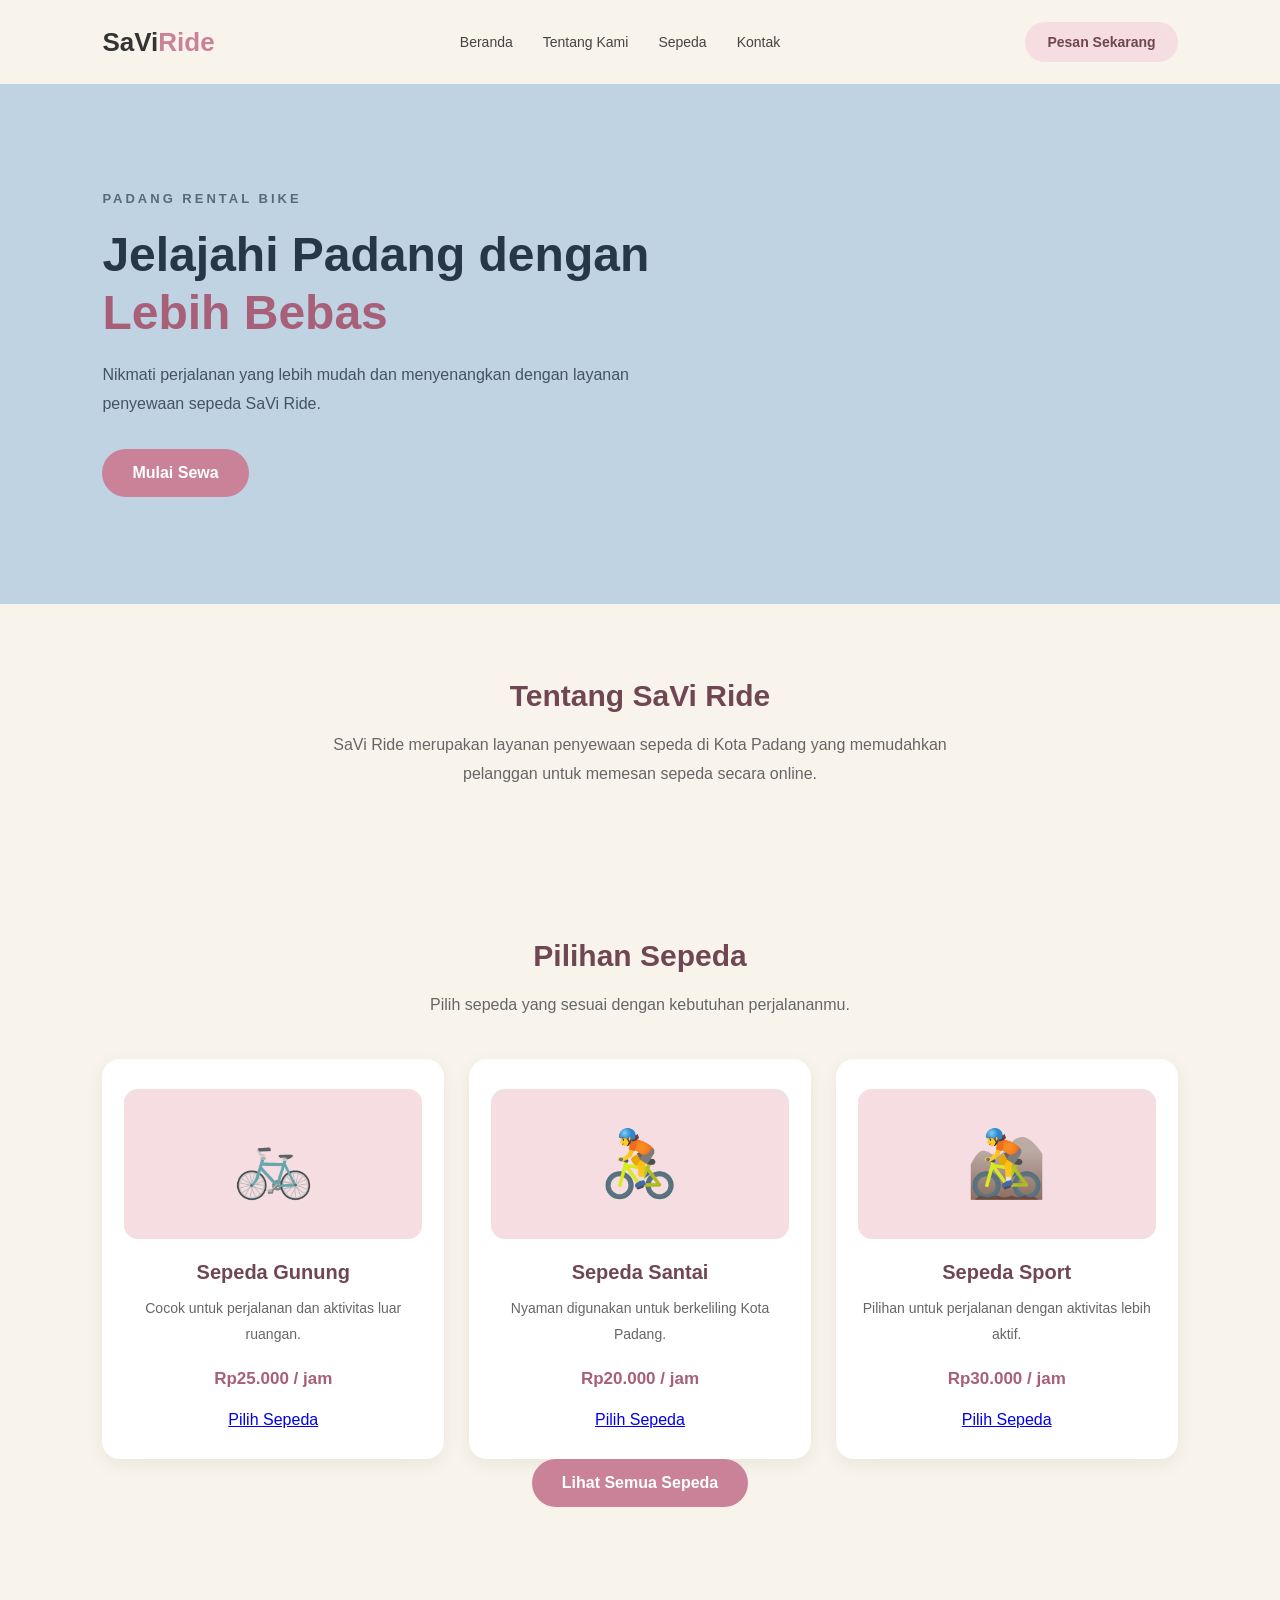
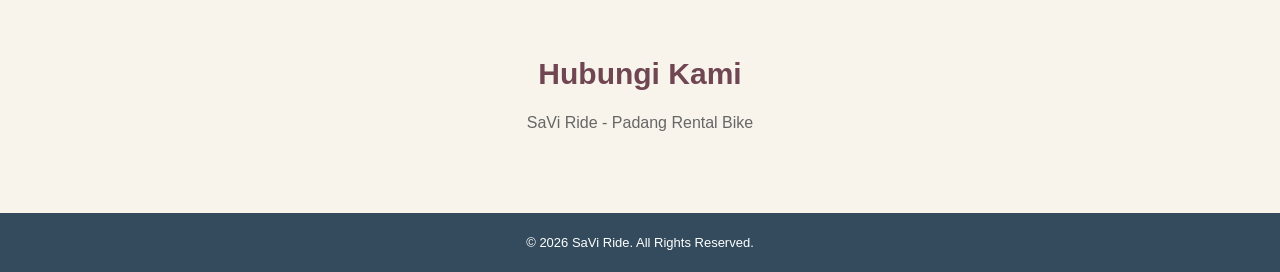
<file: index.html>
<!DOCTYPE html>
<html lang="id">
<head>
    <meta charset="UTF-8">
    <meta name="viewport" content="width=device-width, initial-scale=1.0">

    <title>SaVi Ride - Padang Rental Bike</title>

    <link rel="stylesheet" href="css/style.css">
</head>

<body>

    <!-- Navbar -->
    <header class="navbar">

        <div class="logo">
            SaVi<span>Ride</span>
        </div>

        <nav>
            <a href="#beranda">Beranda</a>
            <a href="#tentang">Tentang Kami</a>
            <a href="#sepeda">Sepeda</a>
            <a href="#kontak">Kontak</a>
        </nav>

        <a href="sepeda.html" class="btn-login">
            Pesan Sekarang
        </a>

    </header>


    <main>

        <!-- Beranda -->
        <section class="hero" id="beranda">

            <div class="hero-content">

                <p class="subtitle">
                    PADANG RENTAL BIKE
                </p>

                <h1>
                    Jelajahi Padang dengan
                    <span>Lebih Bebas</span>
                </h1>

                <p class="description">
                    Nikmati perjalanan yang lebih mudah dan menyenangkan
                    dengan layanan penyewaan sepeda SaVi Ride.
                </p>

                <a href="sepeda.html" class="btn-primary">
                    Mulai Sewa
                </a>

            </div>

        </section>


        <!-- Tentang Kami -->
        <section class="about" id="tentang">

            <h2>Tentang SaVi Ride</h2>

            <p>
                SaVi Ride merupakan layanan penyewaan sepeda di Kota Padang
                yang memudahkan pelanggan untuk memesan sepeda secara online.
            </p>

        </section>


        <!-- Pilihan Sepeda -->
        <section class="bikes" id="sepeda">

            <h2>Pilihan Sepeda</h2>

            <p>
                Pilih sepeda yang sesuai dengan kebutuhan perjalananmu.
            </p>

            <div class="bike-container">

                <!-- Sepeda Gunung -->
                <div class="bike-card">

                    <div class="bike-image">
                        🚲
                    </div>

                    <h3>Sepeda Gunung</h3>

                    <p>
                        Cocok untuk perjalanan dan aktivitas luar ruangan.
                    </p>

                    <h4>Rp25.000 / jam</h4>

                    <a href="sepeda.html" class="bike-link">
                        Pilih Sepeda
                    </a>

                </div>


                <!-- Sepeda Santai -->
                <div class="bike-card">

                    <div class="bike-image">
                        🚴
                    </div>

                    <h3>Sepeda Santai</h3>

                    <p>
                        Nyaman digunakan untuk berkeliling Kota Padang.
                    </p>

                    <h4>Rp20.000 / jam</h4>

                    <a href="sepeda.html" class="bike-link">
                        Pilih Sepeda
                    </a>

                </div>


                <!-- Sepeda Sport -->
                <div class="bike-card">

                    <div class="bike-image">
                        🚵
                    </div>

                    <h3>Sepeda Sport</h3>

                    <p>
                        Pilihan untuk perjalanan dengan aktivitas lebih aktif.
                    </p>

                    <h4>Rp30.000 / jam</h4>

                    <a href="sepeda.html" class="bike-link">
                        Pilih Sepeda
                    </a>

                </div>

            </div>

            <a href="sepeda.html" class="btn-primary">
                Lihat Semua Sepeda
            </a>

        </section>


        <!-- Kontak -->
        <section class="contact" id="kontak">

            <h2>Hubungi Kami</h2>

            <p>
                SaVi Ride - Padang Rental Bike
            </p>

        </section>

    </main>


    <!-- Footer -->
    <footer>

        <p>
            &copy; 2026 SaVi Ride. All Rights Reserved.
        </p>

    </footer>


    <!-- JavaScript -->
    <script src="js/script.js"></script>

</body>
</html>
</file>
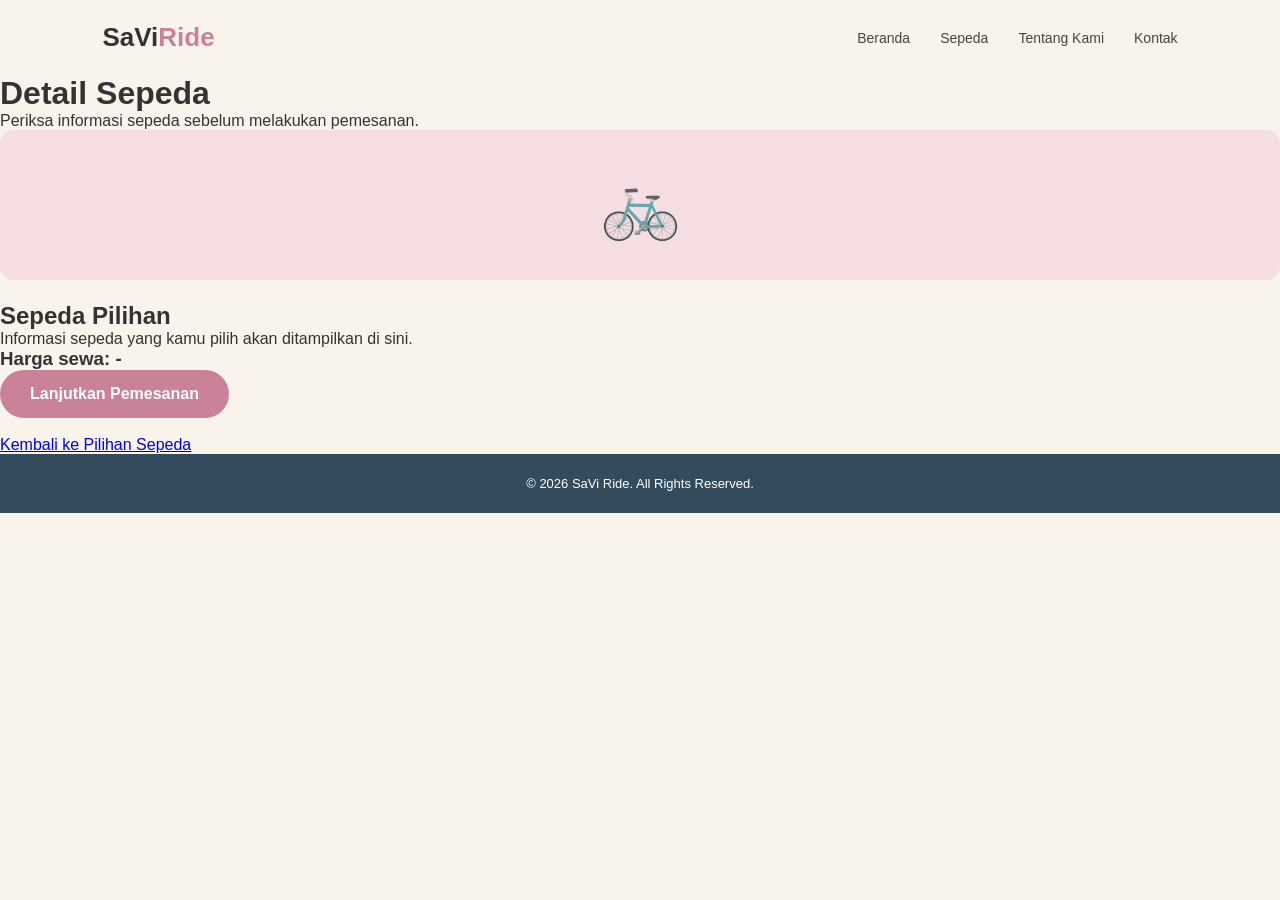
<file: detail-sepeda.html>
<!DOCTYPE html>
<html lang="id">
<head>
    <meta charset="UTF-8">
    <meta name="viewport" content="width=device-width, initial-scale=1.0">
    <title>Detail Sepeda - SaVi Ride</title>
    <link rel="stylesheet" href="css/style.css">
</head>
<body>

    <header class="navbar">
        <div class="logo">SaVi<span>Ride</span></div>
        <nav>
            <a href="index.html">Beranda</a>
            <a href="sepeda.html">Sepeda</a>
            <a href="index.html#tentang">Tentang Kami</a>
            <a href="index.html#kontak">Kontak</a>
        </nav>
    </header>

    <main class="bike-detail">
        <h1>Detail Sepeda</h1>
        <p>Periksa informasi sepeda sebelum melakukan pemesanan.</p>

        <section class="detail-card">
            <div class="bike-image">
                <span id="bike-icon">🚲</span>
            </div>

            <div class="bike-info">
                <h2 id="bike-name">Sepeda Pilihan</h2>
                <p id="bike-description">
                    Informasi sepeda yang kamu pilih akan ditampilkan di sini.
                </p>

                <h3 id="bike-price">Harga sewa: -</h3>

                <a href="pemesanan.html" class="btn-primary">
                    Lanjutkan Pemesanan
                </a>

                <br><br>
                <a href="sepeda.html">Kembali ke Pilihan Sepeda</a>
            </div>
        </section>
    </main>

    <footer>
        <p>© 2026 SaVi Ride. All Rights Reserved.</p>
    </footer>

    <script src="js/script.js"></script>
</body>
</html>
</file>
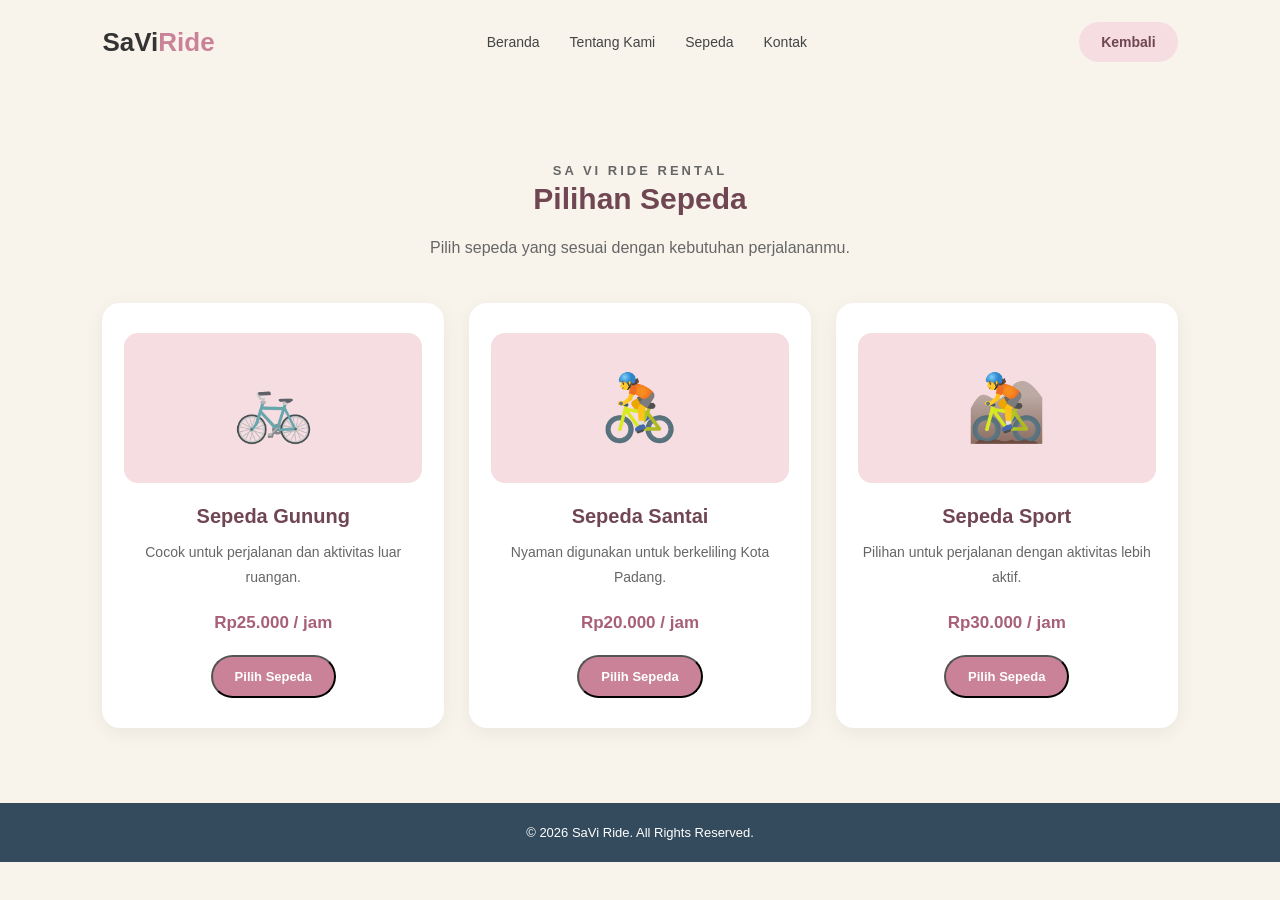
<file: sepeda.html>
<!DOCTYPE html>
<html lang="id">
<head>
    <meta charset="UTF-8">
    <meta name="viewport" content="width=device-width, initial-scale=1.0">

    <title>Pilihan Sepeda - SaVi Ride</title>

    <link rel="stylesheet" href="css/style.css">
</head>

<body>

    <!-- Navbar -->
    <header class="navbar">

        <div class="logo">
            SaVi<span>Ride</span>
        </div>

        <nav>
            <a href="index.html">Beranda</a>
            <a href="index.html#tentang">Tentang Kami</a>
            <a href="sepeda.html">Sepeda</a>
            <a href="index.html#kontak">Kontak</a>
        </nav>

        <a href="index.html" class="btn-login">
            Kembali
        </a>

    </header>


    <main>

        <!-- Judul Halaman -->
        <section class="bikes">

            <p class="subtitle">SA VI RIDE RENTAL</p>

            <h2>Pilihan Sepeda</h2>

            <p>
                Pilih sepeda yang sesuai dengan kebutuhan perjalananmu.
            </p>


            <div class="bike-container">

                <!-- Sepeda Gunung -->
                <div class="bike-card">

                    <div class="bike-image">🚲</div>

                    <h3>Sepeda Gunung</h3>

                    <p>
                        Cocok untuk perjalanan dan aktivitas luar ruangan.
                    </p>

                    <h4>Rp25.000 / jam</h4>

                    <button
                        type="button"
                        class="btn-primary select-bike"
                        data-name="Sepeda Gunung"
                        data-price="25000">
                        Pilih Sepeda
                    </button>

                </div>


                <!-- Sepeda Santai -->
                <div class="bike-card">

                    <div class="bike-image">🚴</div>

                    <h3>Sepeda Santai</h3>

                    <p>
                        Nyaman digunakan untuk berkeliling Kota Padang.
                    </p>

                    <h4>Rp20.000 / jam</h4>

                    <button
                        type="button"
                        class="btn-primary select-bike"
                        data-name="Sepeda Santai"
                        data-price="20000">
                        Pilih Sepeda
                    </button>

                </div>


                <!-- Sepeda Sport -->
                <div class="bike-card">

                    <div class="bike-image">🚵</div>

                    <h3>Sepeda Sport</h3>

                    <p>
                        Pilihan untuk perjalanan dengan aktivitas lebih aktif.
                    </p>

                    <h4>Rp30.000 / jam</h4>

                    <button
                        type="button"
                        class="btn-primary select-bike"
                        data-name="Sepeda Sport"
                        data-price="30000">
                        Pilih Sepeda
                    </button>

                </div>

            </div>

        </section>

    </main>


    <!-- Footer -->
    <footer>
        <p>&copy; 2026 SaVi Ride. All Rights Reserved.</p>
    </footer>


    <!-- JavaScript -->
    <script src="js/script.js"></script>

</body>
</html>
</file>
<file: css/style.css>
/* Pengaturan Dasar */
* {
    margin: 0;
    padding: 0;
    box-sizing: border-box;
    scroll-behavior: smooth;
}

body {
    font-family: Arial, sans-serif;
    background-color: #F8F4EC;
    color: #333333;
}

/* Navbar */
.navbar {
    display: flex;
    justify-content: space-between;
    align-items: center;
    padding: 22px 8%;
    background-color: #F8F4EC;
}

.logo {
    font-size: 26px;
    font-weight: bold;
    color: #333333;
}

.logo span {
    color: #C98298;
}

.navbar nav {
    display: flex;
    gap: 30px;
}

.navbar nav a {
    text-decoration: none;
    color: #444444;
    font-size: 14px;
}

.navbar nav a:hover {
    color: #C98298;
}

.btn-login {
    background-color: #F6DDE2;
    color: #704653;
    padding: 12px 22px;
    border-radius: 25px;
    text-decoration: none;
    font-size: 14px;
    font-weight: bold;
}

/* Hero */
.hero {
    min-height: 520px;
    display: flex;
    align-items: center;
    padding: 80px 8%;
    background-color: #BFD3E3;
}

.hero-content {
    max-width: 600px;
}

.subtitle {
    color: #536B7C;
    font-size: 13px;
    font-weight: bold;
    letter-spacing: 3px;
    margin-bottom: 20px;
}

.hero h1 {
    font-size: 48px;
    line-height: 1.2;
    margin-bottom: 20px;
    color: #263746;
}

.hero h1 span {
    color: #A85F78;
}

.description {
    font-size: 16px;
    line-height: 1.8;
    color: #425463;
    margin-bottom: 30px;
}

.btn-primary {
    display: inline-block;
    background-color: #C98298;
    color: white;
    padding: 15px 30px;
    border-radius: 30px;
    text-decoration: none;
    font-weight: bold;
}

.btn-primary:hover,
.btn-login:hover {
    opacity: 0.8;
}

/* Tentang Kami */
.about,
.bikes,
.contact {
    padding: 75px 8%;
    text-align: center;
}

.about h2,
.bikes h2,
.contact h2 {
    font-size: 30px;
    margin-bottom: 18px;
    color: #704653;
}

.about p,
.bikes p,
.contact p {
    max-width: 650px;
    margin: auto;
    line-height: 1.8;
    color: #666666;
}

/* Footer */
footer {
    background-color: #334B5C;
    color: white;
    text-align: center;
    padding: 22px;
    font-size: 13px;
}


/* Kartu Pilihan Sepeda */
.bikes {
    background-color: #F8F4EC;
}

.bike-container {
    display: grid;
    grid-template-columns: repeat(3, 1fr);
    gap: 25px;
    margin-top: 40px;
}

.bike-card {
    background-color: white;
    padding: 30px 22px;
    border-radius: 18px;
    box-shadow: 0 5px 20px rgba(0, 0, 0, 0.06);
    transition: transform 0.3s ease;
}

.bike-card:hover {
    transform: translateY(-8px);
}

.bike-image {
    background-color: #F6DDE2;
    height: 150px;
    display: flex;
    align-items: center;
    justify-content: center;
    border-radius: 14px;
    font-size: 65px;
    margin-bottom: 22px;
}

.bike-card h3 {
    color: #704653;
    font-size: 20px;
    margin-bottom: 12px;
}

.bike-card p {
    font-size: 14px;
    min-height: 55px;
    margin-bottom: 18px;
}

.bike-card h4 {
    color: #A85F78;
    font-size: 17px;
    margin-bottom: 22px;
}

.bike-card .btn-primary {
    font-size: 13px;
    padding: 12px 22px;
}

/* Tampilan HP */
@media (max-width: 768px) {
    .bike-container {
        grid-template-columns: 1fr;
    }

    .navbar {
        flex-direction: column;
        gap: 20px;
    }

    .navbar nav {
        flex-wrap: wrap;
        justify-content: center;
        gap: 15px;
    }

    .hero h1 {
        font-size: 34px;
    }
}
</file>
